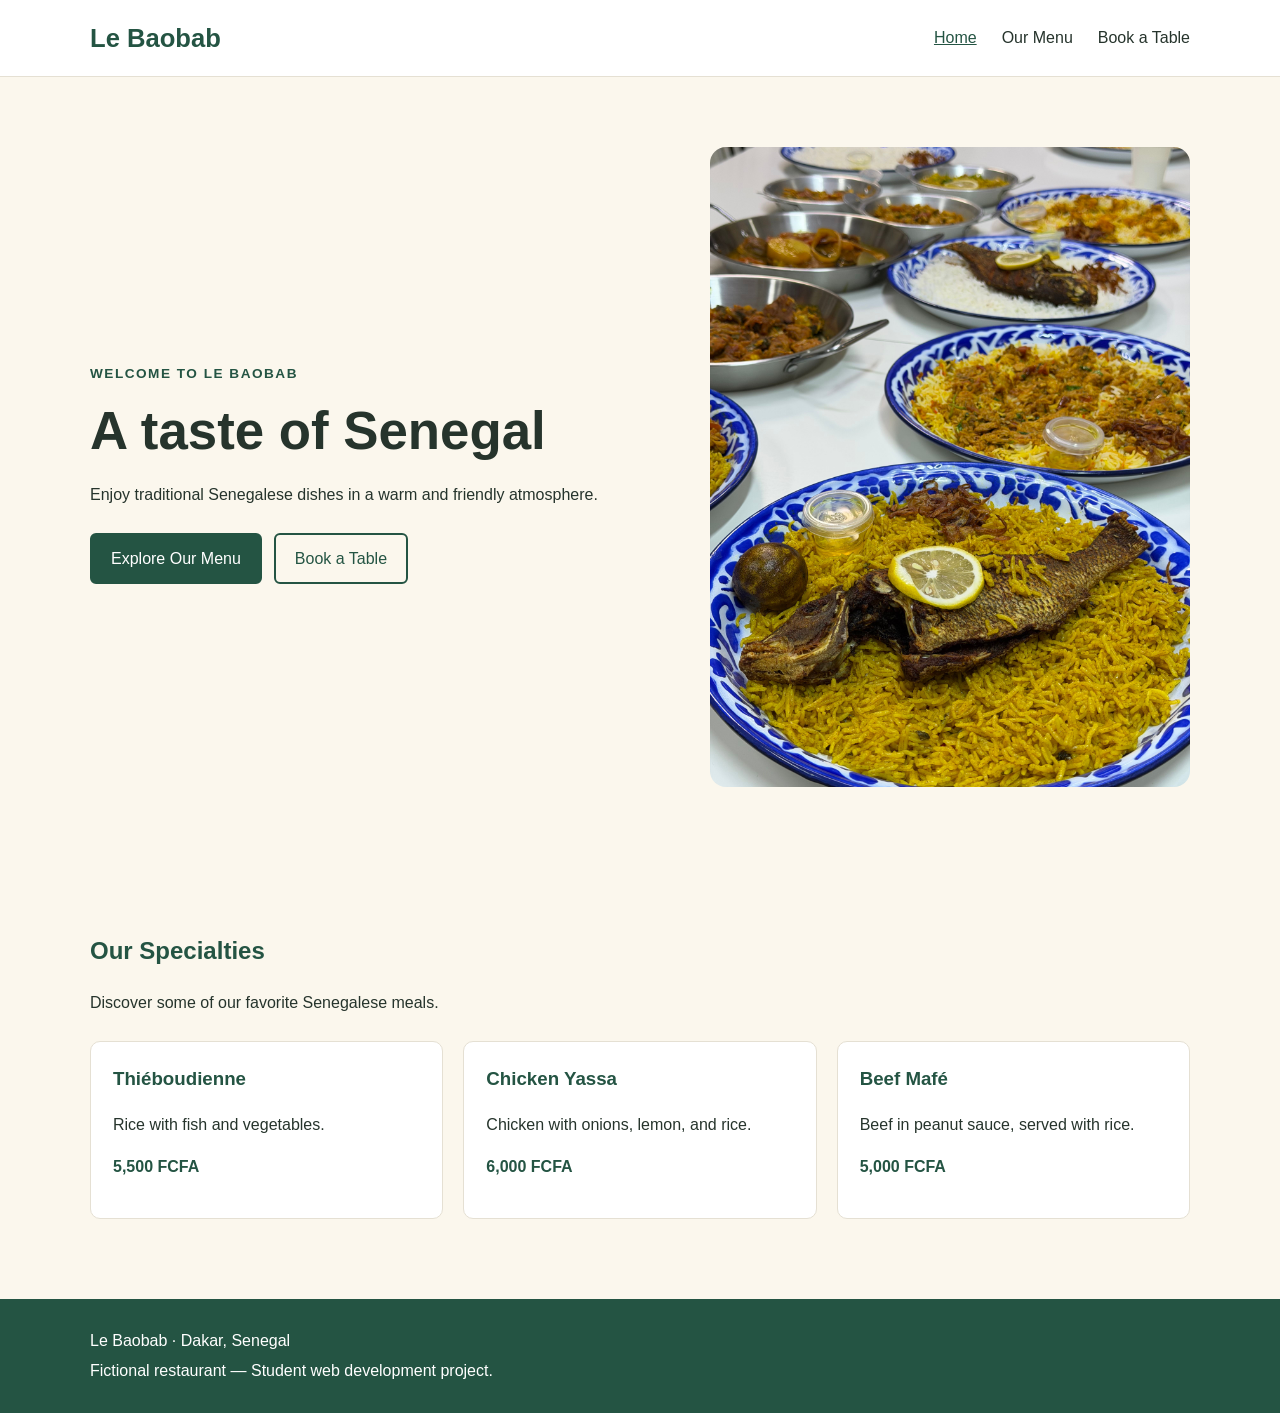
<file: restaurant project/index.html>
<!DOCTYPE html>
<html lang="en">
<head>
  <meta charset="UTF-8">
  <meta name="viewport" content="width=device-width, initial-scale=1.0">
  <meta name="description" content="Le Baobab, a fictional Senegalese restaurant website.">
  <title>Home | Le Baobab</title>
  <link rel="stylesheet" href="style.css">
  <script src="script.js" defer></script>
</head>
<body>
  <header class="site-header">
    <div class="container header-content">
      <a class="logo" href="index.html">Le Baobab</a>
      <button class="menu-toggle" type="button" aria-expanded="false" aria-controls="main-navigation">Menu ☰</button>
      <nav id="main-navigation" class="navigation" aria-label="Main navigation">
        <a href="index.html" aria-current="page">Home</a>
        <a href="menu.html">Our Menu</a>
        <a href="reservation.html">Book a Table</a>
      </nav>
    </div>
  </header>

  <main>
    <section class="hero container">
      <div class="hero-text">
        <p class="eyebrow">WELCOME TO LE BAOBAB</p>
        <h1>A taste of Senegal</h1>
        <p>Enjoy traditional Senegalese dishes in a warm and friendly atmosphere.</p>
        <div class="actions">
          <a class="button" href="menu.html">Explore Our Menu</a>
          <a class="button button-outline" href="reservation.html">Book a Table</a>
        </div>
      </div>
      <img class="hero-image" src="assets/Senegalese-dishes.jpg" alt="Traditional Senegalese food served on a plate" 
      width="480" height="640">
    </section>

    <section class="container section">
      <h2>Our Specialties</h2>
      <p>Discover some of our favorite Senegalese meals.</p>
      <div class="cards">
        <article class="card">
          <h3>Thiéboudienne</h3>
          <p>Rice with fish and vegetables.</p>
          <p class="price">5,500 FCFA</p>
        </article>
        <article class="card">
          <h3>Chicken Yassa</h3>
          <p>Chicken with onions, lemon, and rice.</p>
          <p class="price">6,000 FCFA</p>
        </article>
        <article class="card">
          <h3>Beef Mafé</h3>
          <p>Beef in peanut sauce, served with rice.</p>
          <p class="price">5,000 FCFA</p>
        </article>
      </div>
    </section>
  </main>

  <footer class="site-footer">
    <div class="container">
      <p>Le Baobab · Dakar, Senegal</p>
      <p>Fictional restaurant — Student web development project.</p>
    </div>
  </footer>
</body>
</html>
</file>
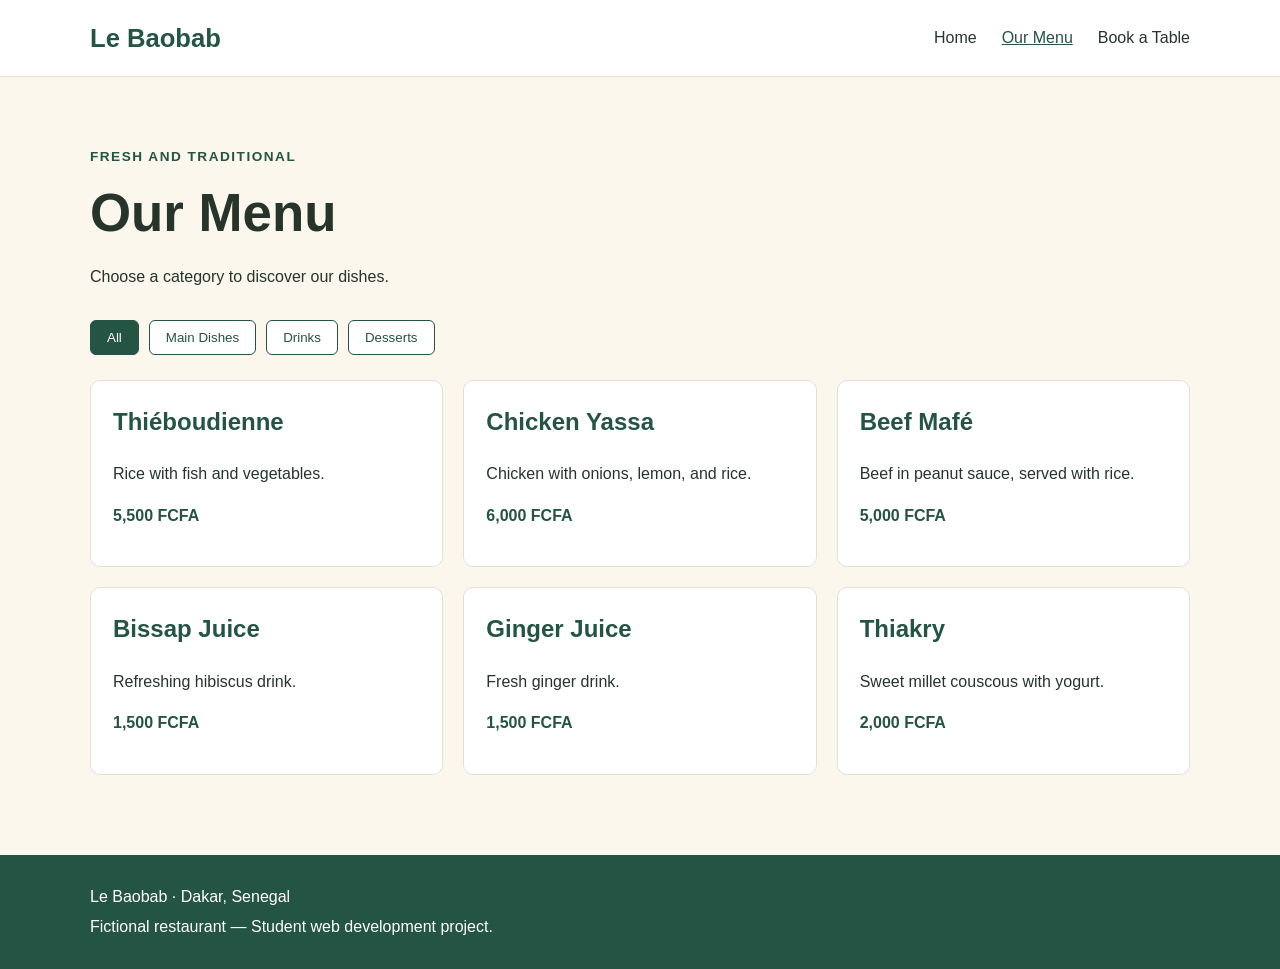
<file: restaurant project/menu.html>
<!DOCTYPE html>
<html lang="en">
<head>
  <meta charset="UTF-8">
  <meta name="viewport" content="width=device-width, initial-scale=1.0">
  <meta name="description" content="Explore the menu at Le Baobab.">
  <title>Our Menu | Le Baobab</title>
  <link rel="stylesheet" href="style.css">
  <script src="script.js" defer></script>
</head>
<body>
  <header class="site-header">
    <div class="container header-content">
      <a class="logo" href="index.html">Le Baobab</a>
      <button class="menu-toggle" type="button" aria-expanded="false" aria-controls="main-navigation">Menu ☰</button>
      <nav id="main-navigation" class="navigation" aria-label="Main navigation">
        <a href="index.html">Home</a>
        <a href="menu.html" aria-current="page">Our Menu</a>
        <a href="reservation.html">Book a Table</a>
      </nav>
    </div>
  </header>

  <main class="container section">
    <p class="eyebrow">FRESH AND TRADITIONAL</p>
    <h1>Our Menu</h1>
    <p>Choose a category to discover our dishes.</p>
    <div class="filters" aria-label="Filter dishes">
      <button type="button" class="filter-button active" data-filter="all" aria-pressed="true">All</button>
      <button type="button" class="filter-button" data-filter="main" aria-pressed="false">Main Dishes</button>
      <button type="button" class="filter-button" data-filter="drink" aria-pressed="false">Drinks</button>
      <button type="button" class="filter-button" data-filter="dessert" aria-pressed="false">Desserts</button>
    </div>
    <div class="cards menu-cards">
      <article class="card dish" data-category="main"><h2>Thiéboudienne</h2><p>Rice with fish and vegetables.</p><p class="price">5,500 FCFA</p></article>
      <article class="card dish" data-category="main"><h2>Chicken Yassa</h2><p>Chicken with onions, lemon, and rice.</p><p class="price">6,000 FCFA</p></article>
      <article class="card dish" data-category="main"><h2>Beef Mafé</h2><p>Beef in peanut sauce, served with rice.</p><p class="price">5,000 FCFA</p></article>
      <article class="card dish" data-category="drink"><h2>Bissap Juice</h2><p>Refreshing hibiscus drink.</p><p class="price">1,500 FCFA</p></article>
      <article class="card dish" data-category="drink"><h2>Ginger Juice</h2><p>Fresh ginger drink.</p><p class="price">1,500 FCFA</p></article>
      <article class="card dish" data-category="dessert"><h2>Thiakry</h2><p>Sweet millet couscous with yogurt.</p><p class="price">2,000 FCFA</p></article>
    </div>
  </main>

  <footer class="site-footer"><div class="container"><p>Le Baobab · Dakar, Senegal</p><p>Fictional restaurant — Student web development project.</p></div></footer>
</body>
</html>
</file>
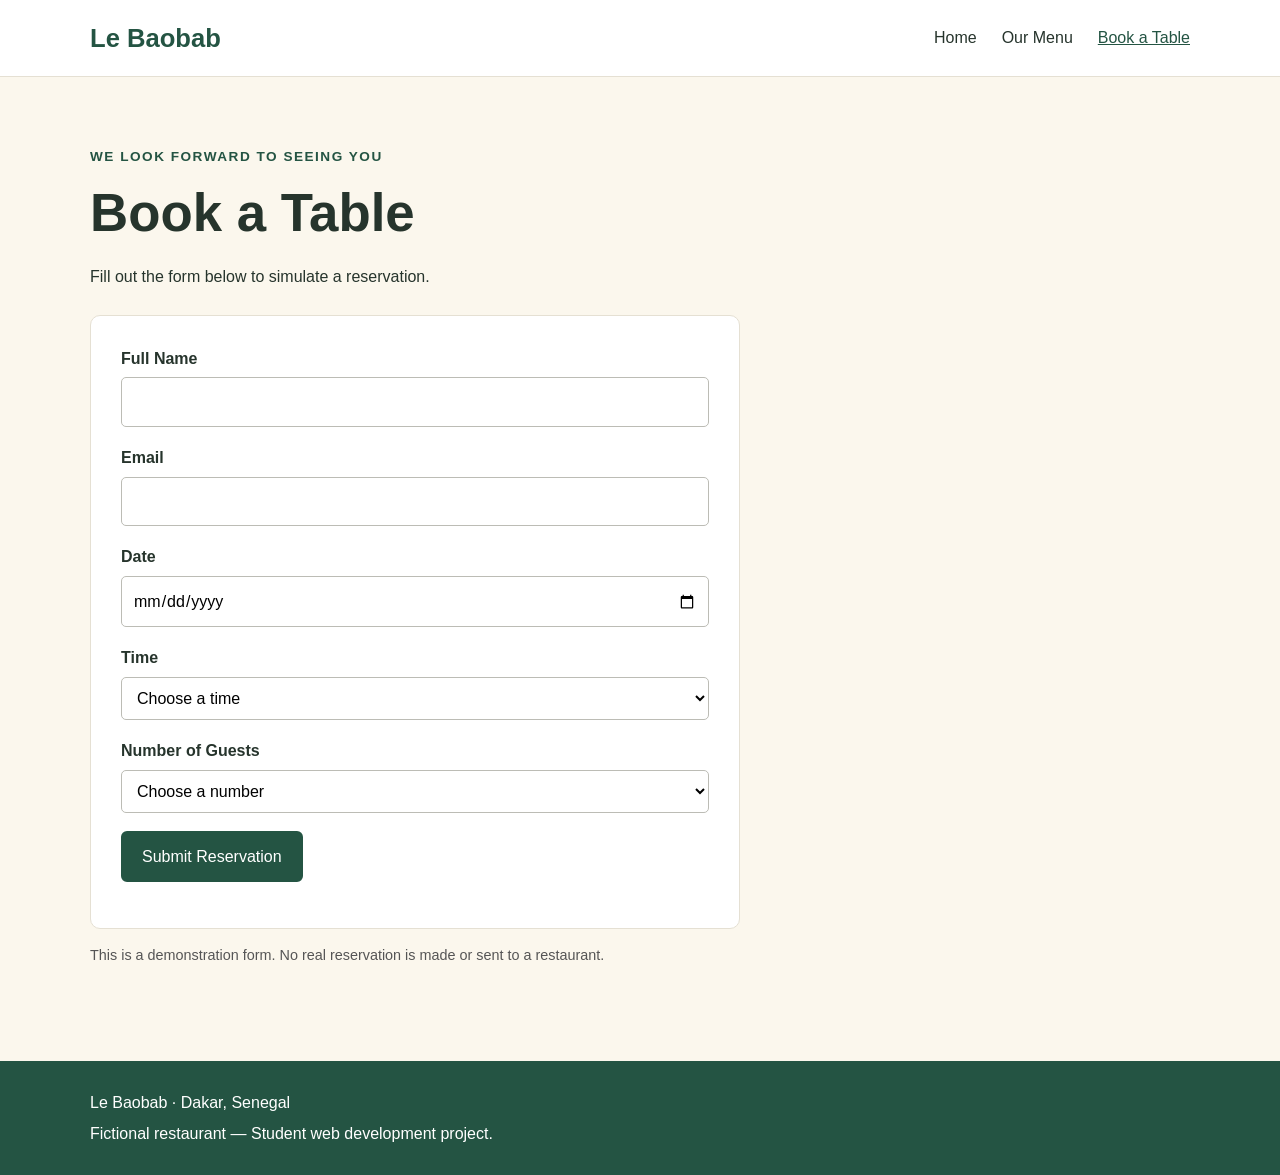
<file: restaurant project/reservation.html>
<!DOCTYPE html>
<html lang="en">
<head>
  <meta charset="UTF-8">
  <meta name="viewport" content="width=device-width, initial-scale=1.0">
  <meta name="description" content="Simulate a table reservation at Le Baobab.">
  <title>Book a Table | Le Baobab</title>
  <link rel="stylesheet" href="style.css">
  <script src="script.js" defer></script>
</head>
<body>
  <header class="site-header">
    <div class="container header-content">
      <a class="logo" href="index.html">Le Baobab</a>
      <button class="menu-toggle" type="button" aria-expanded="false" aria-controls="main-navigation">Menu ☰</button>
      <nav id="main-navigation" class="navigation" aria-label="Main navigation">
        <a href="index.html">Home</a>
        <a href="menu.html">Our Menu</a>
        <a href="reservation.html" aria-current="page">Book a Table</a>
      </nav>
    </div>
  </header>

  <main class="container section">
    <p class="eyebrow">WE LOOK FORWARD TO SEEING YOU</p>
    <h1>Book a Table</h1>
    <p>Fill out the form below to simulate a reservation.</p>
    <form id="reservation-form" class="reservation-form">
      <div class="form-field"><label for="guest-name">Full Name</label><input id="guest-name" name="name" type="text" required></div>
      <div class="form-field"><label for="guest-email">Email</label><input id="guest-email" name="email" type="email" required></div>
      <div class="form-field"><label for="reservation-date">Date</label><input id="reservation-date" name="date" type="date" required></div>
      <div class="form-field"><label for="reservation-time">Time</label><select id="reservation-time" name="time" required><option value="">Choose a time</option><option value="12:00">12:00</option><option value="13:00">13:00</option><option value="14:00">14:00</option><option value="19:00">19:00</option><option value="20:00">20:00</option><option value="21:00">21:00</option></select></div>
      <div class="form-field"><label for="guest-count">Number of Guests</label><select id="guest-count" name="guests" required><option value="">Choose a number</option><option value="1">1</option><option value="2">2</option><option value="3">3</option><option value="4">4</option><option value="5">5</option><option value="6">6</option></select></div>
      <button class="button" type="submit">Submit Reservation</button>
      <p id="reservation-message" class="form-message" role="status" aria-live="polite"></p>
    </form>
    <p class="note">This is a demonstration form. No real reservation is made or sent to a restaurant.</p>
  </main>

  <footer class="site-footer"><div class="container"><p>Le Baobab · Dakar, Senegal</p><p>Fictional restaurant — Student web development project.</p></div></footer>
</body>
</html>
</file>
<file: restaurant project/style.css>
/* Main colors and basic layout */
:root {
  --green: #245443;
  --cream: #fbf7ed;
  --text: #26342c;
  --border: #e5e0d3;
}
* { box-sizing: border-box; }
body { margin: 0; font-family: Arial, sans-serif; color: var(--text); background: var(--cream); line-height: 1.6; }
.container { width: min(1100px, 90%); margin: 0 auto; }
a { color: inherit; }
.site-header { background: white; border-bottom: 1px solid var(--border); }
.header-content { display: flex; align-items: center; justify-content: space-between; min-height: 76px; gap: 20px; }
.logo { font-size: 1.6rem; font-weight: bold; color: var(--green); text-decoration: none; }
.navigation { display: flex; gap: 25px; }
.navigation a { text-decoration: none; }
.navigation a:hover, .navigation a[aria-current="page"] { color: var(--green); text-decoration: underline; }
.menu-toggle { display: none; background: white; border: 1px solid var(--green); border-radius: 6px; padding: 8px 12px; cursor: pointer; }
.hero { display: flex; align-items: center; justify-content: space-between; gap: 35px; padding-top: 70px; padding-bottom: 70px; }
.hero-text { max-width: 520px; }
.hero-image { width: min(45%, 480px); height: auto; border-radius: 16px; background: #e8eee4; }
h1 { font-size: clamp(2rem, 5vw, 3.3rem); line-height: 1.2; margin: 10px 0 20px; }
h2 { color: var(--green); }
.eyebrow { color: var(--green); font-size: .85rem; font-weight: bold; letter-spacing: 1.5px; }
.actions { display: flex; gap: 12px; flex-wrap: wrap; margin-top: 25px; }
.button { display: inline-block; background: var(--green); color: white; padding: 11px 19px; border: 2px solid var(--green); border-radius: 6px; text-decoration: none; font: inherit; cursor: pointer; }
.button:hover { background: #17392d; }
.button-outline { background: transparent; color: var(--green); }
.button-outline:hover { color: white; }
.section { padding-top: 55px; padding-bottom: 80px; }
.cards { display: grid; grid-template-columns: repeat(3, 1fr); gap: 20px; margin-top: 25px; }
.card { background: white; border: 1px solid var(--border); border-radius: 10px; padding: 22px; }
.card h2, .card h3 { margin-top: 0; color: var(--green); }
.price { font-weight: bold; color: var(--green); }
.filters { display: flex; gap: 10px; flex-wrap: wrap; margin: 30px 0 20px; }
.filter-button { padding: 9px 16px; background: white; border: 1px solid var(--green); color: var(--green); border-radius: 6px; cursor: pointer; }
.filter-button.active { background: var(--green); color: white; }
[hidden] { display: none !important; }
.reservation-form { max-width: 650px; background: white; padding: 30px; border: 1px solid var(--border); border-radius: 10px; margin-top: 25px; }
.form-field { margin-bottom: 18px; }
.form-field label { display: block; font-weight: bold; margin-bottom: 6px; }
.form-field input, .form-field select { width: 100%; padding: 11px; border: 1px solid #bcbcb5; border-radius: 5px; font: inherit; background: white; }
.form-message { font-weight: bold; color: var(--green); }
.note { font-size: .9rem; color: #555; }
.site-footer { background: var(--green); color: white; padding: 24px 0; }
.site-footer p { margin: 5px 0; }
@media (max-width: 700px) {
  .header-content { flex-wrap: wrap; padding: 14px 0; }
  .menu-toggle { display: block; }
  .navigation { display: none; width: 100%; flex-direction: column; gap: 12px; padding: 10px 0; }
  .navigation.open { display: flex; }
  .hero { flex-direction: column; align-items: flex-start; padding-top: 45px; padding-bottom: 35px; }
  .hero-image { width: 100%; max-width: 480px; }
  .cards { grid-template-columns: 1fr; }
  .reservation-form { padding: 20px; }
}
</file>
